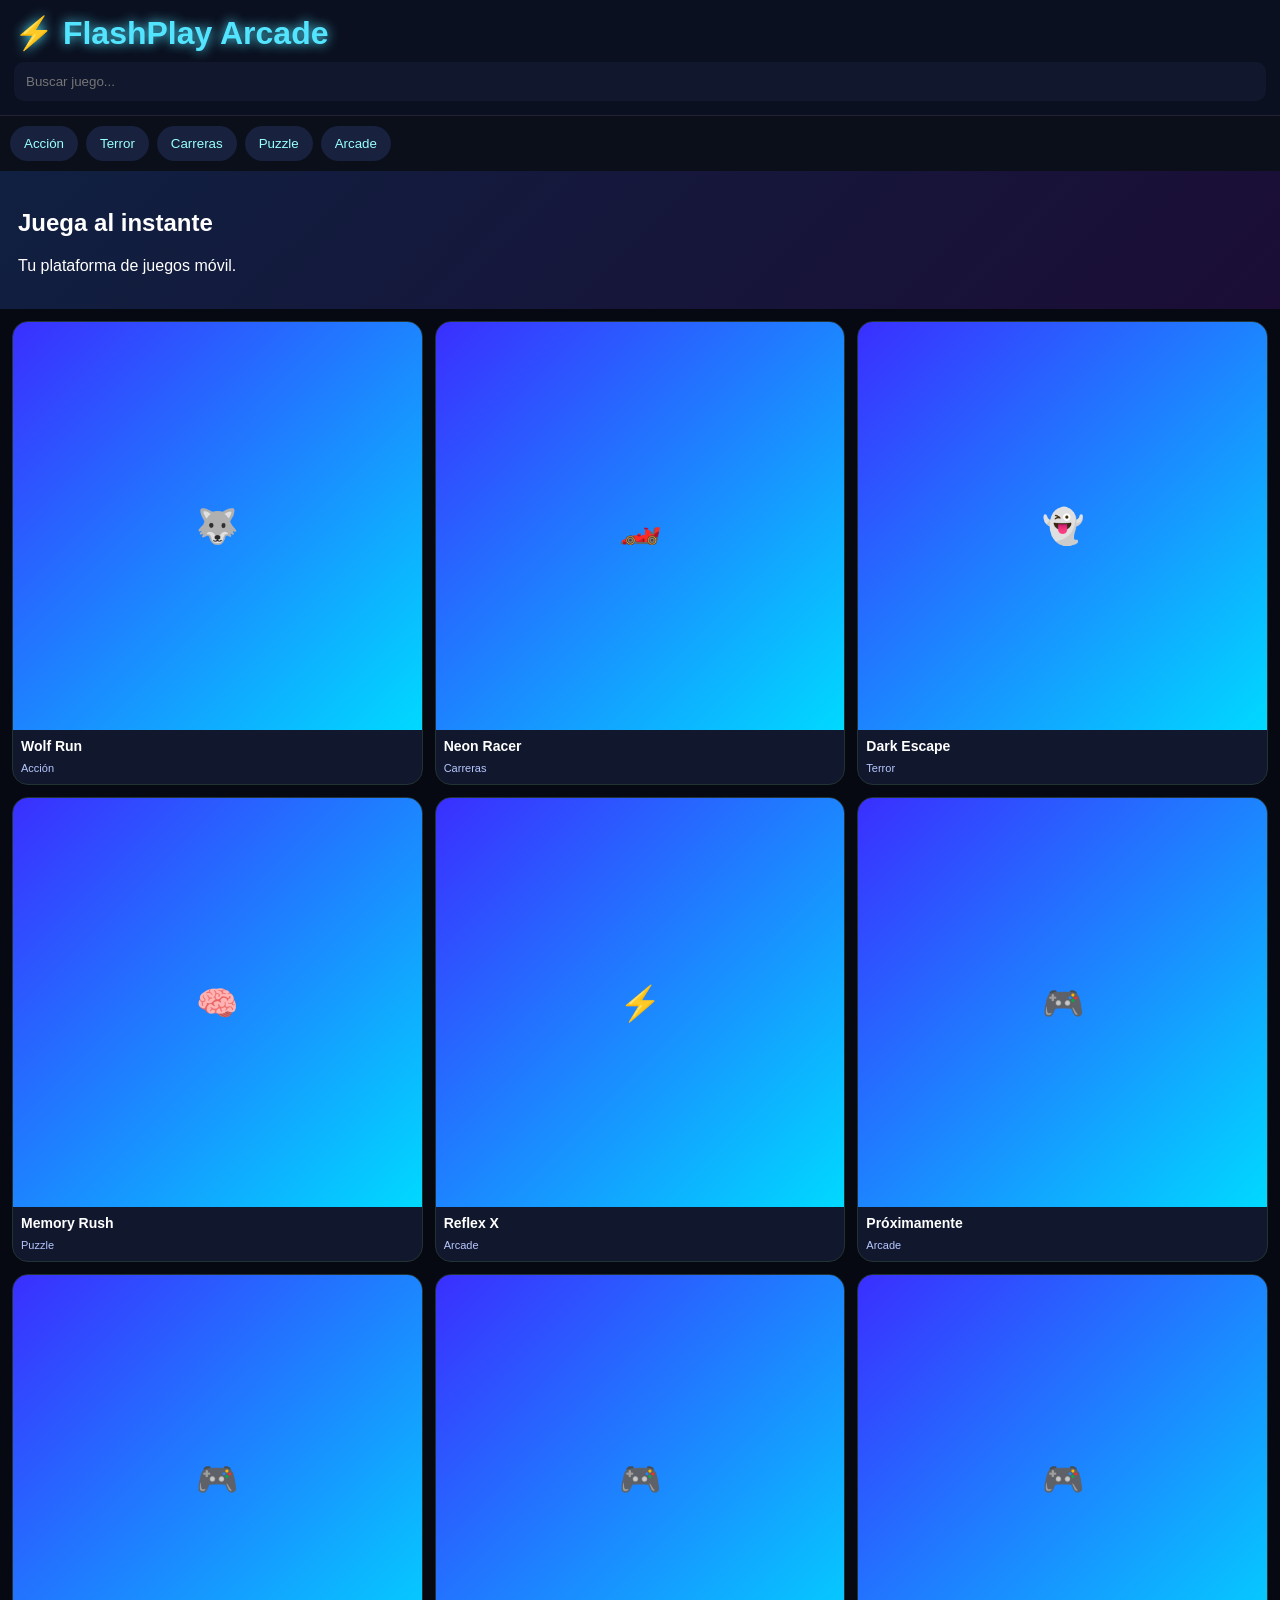
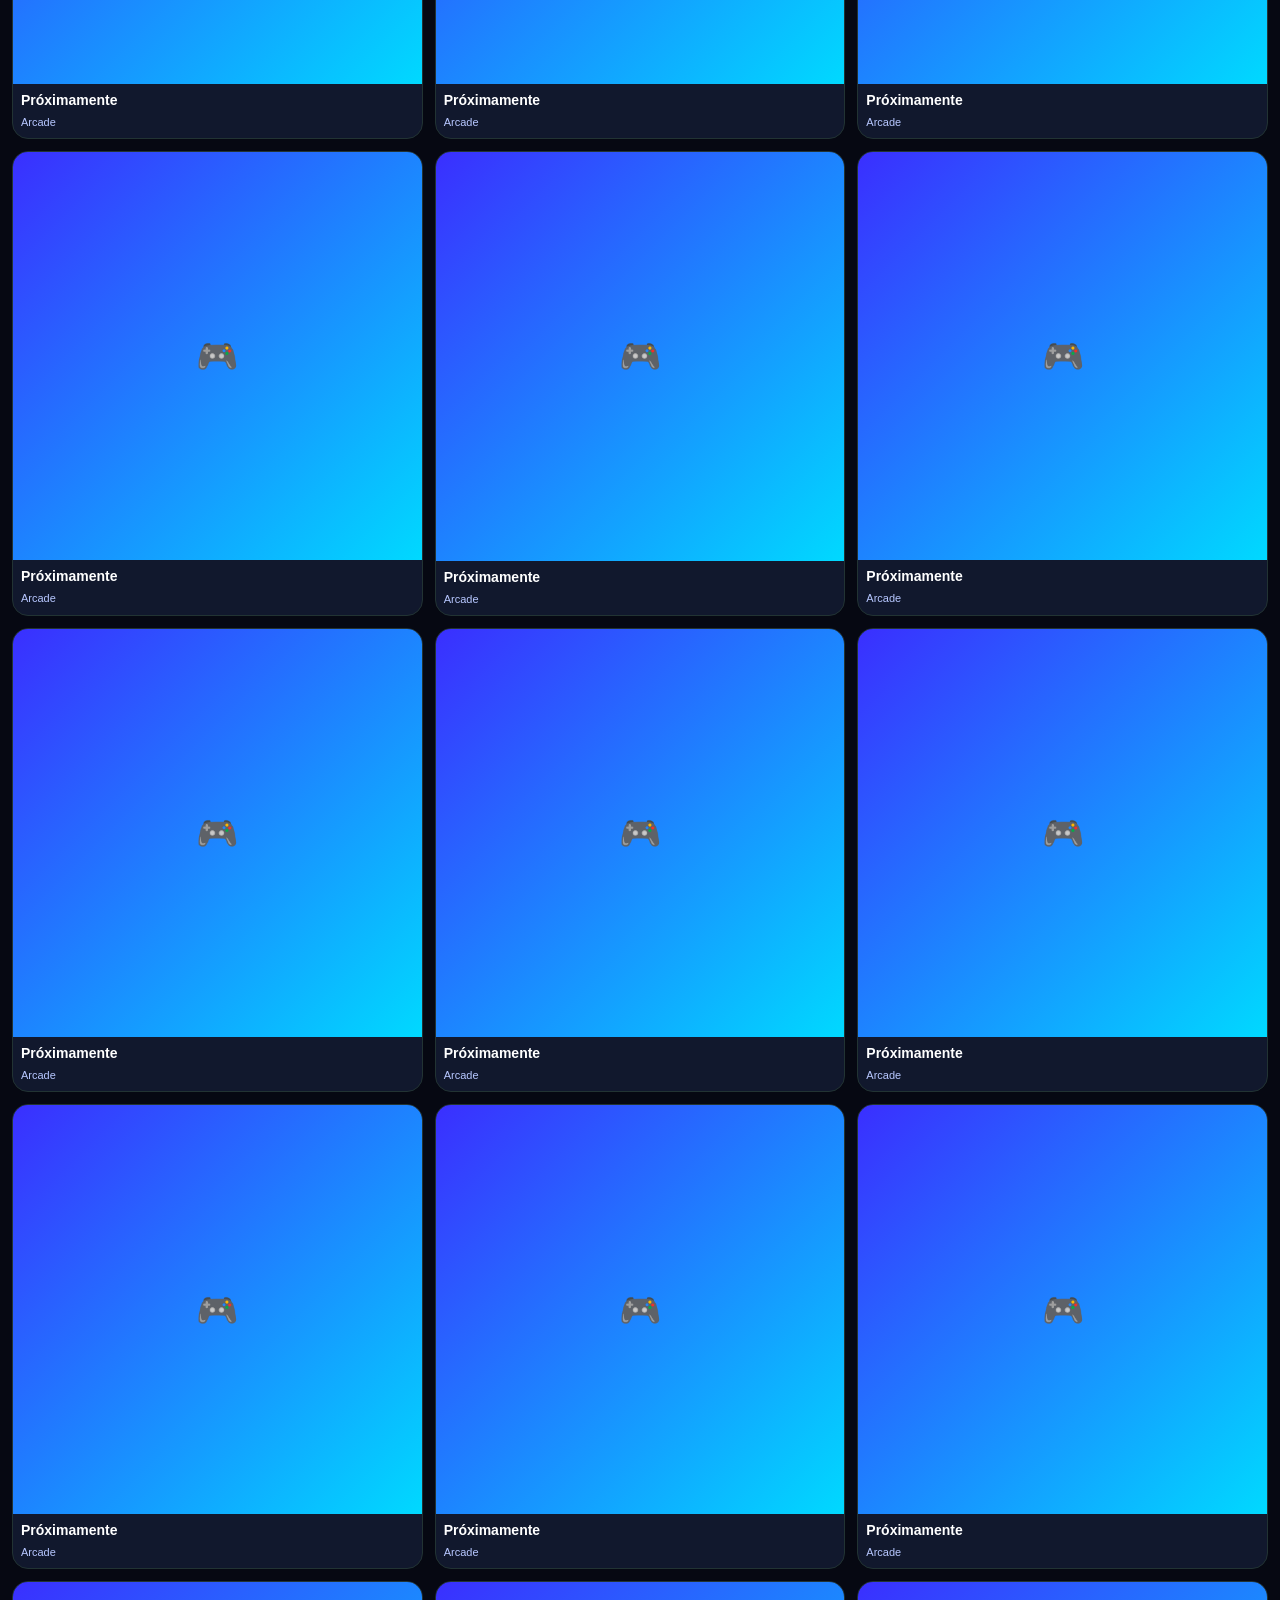
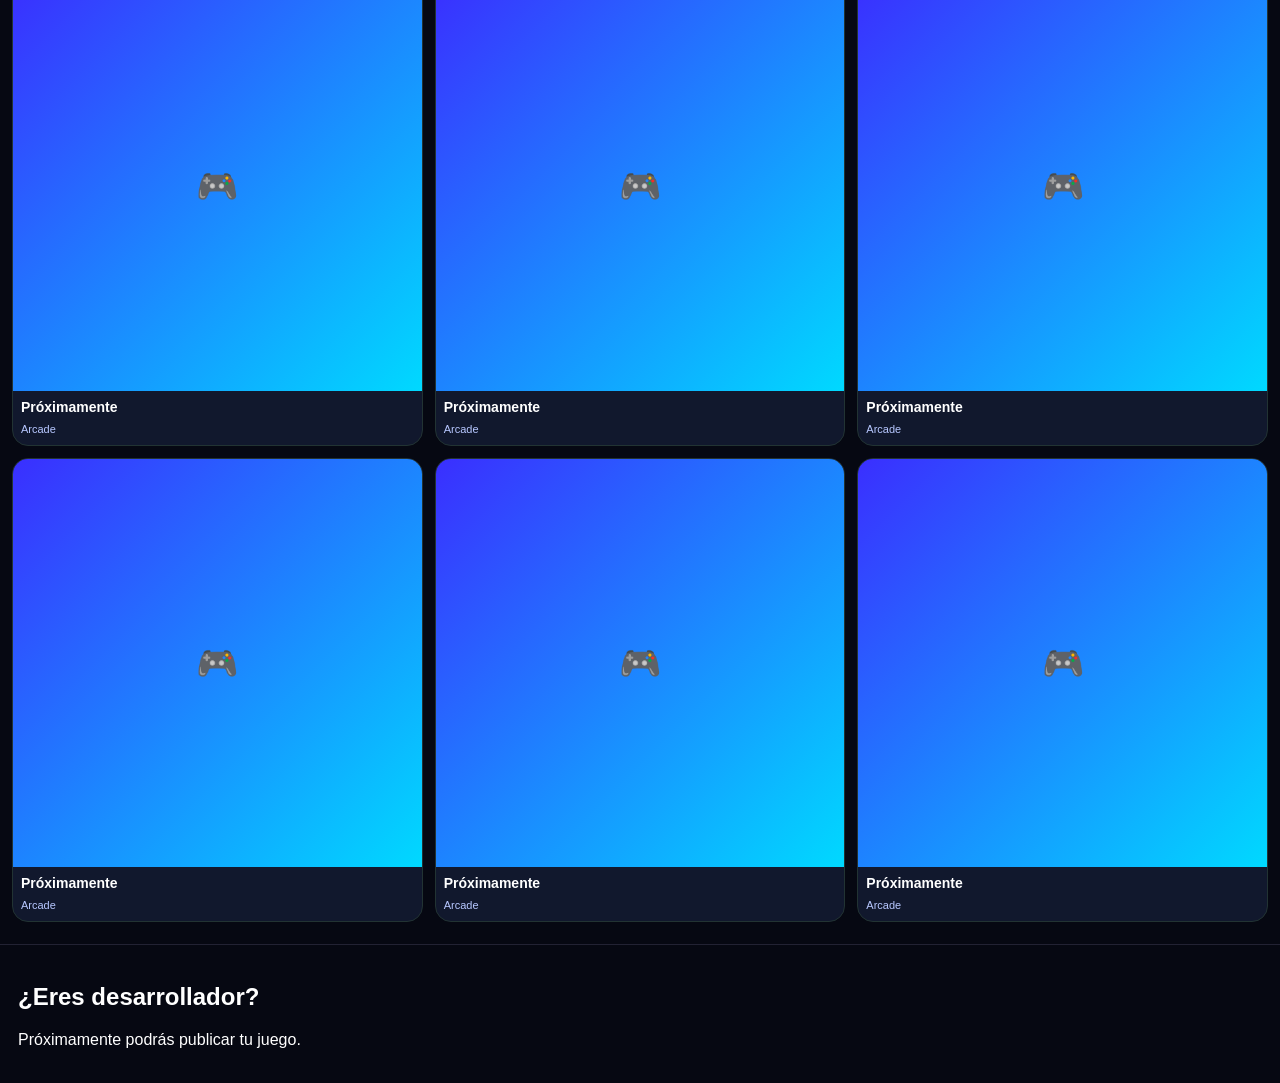
<file: index.html>
<!DOCTYPE html><html lang="es"><head><meta charset="UTF-8">
<meta name="viewport" content="width=device-width,initial-scale=1">
<title>FlashPlay Arcade</title>
<link rel="manifest" href="manifest.json">
<link rel="stylesheet" href="style.css"></head>
<body>
<header><h1>⚡ FlashPlay Arcade</h1>
<input id="search" placeholder="Buscar juego..."></header>
<nav id="cats">
<button>Acción</button><button>Terror</button><button>Carreras</button><button>Puzzle</button><button>Arcade</button>
</nav>
<section class="hero"><h2>Juega al instante</h2><p>Tu plataforma de juegos móvil.</p></section>
<div class="grid" id="grid"></div>
<section class="publish"><h2>¿Eres desarrollador?</h2><p>Próximamente podrás publicar tu juego.</p></section>
<script src="script.js"></script></body></html>
</file>
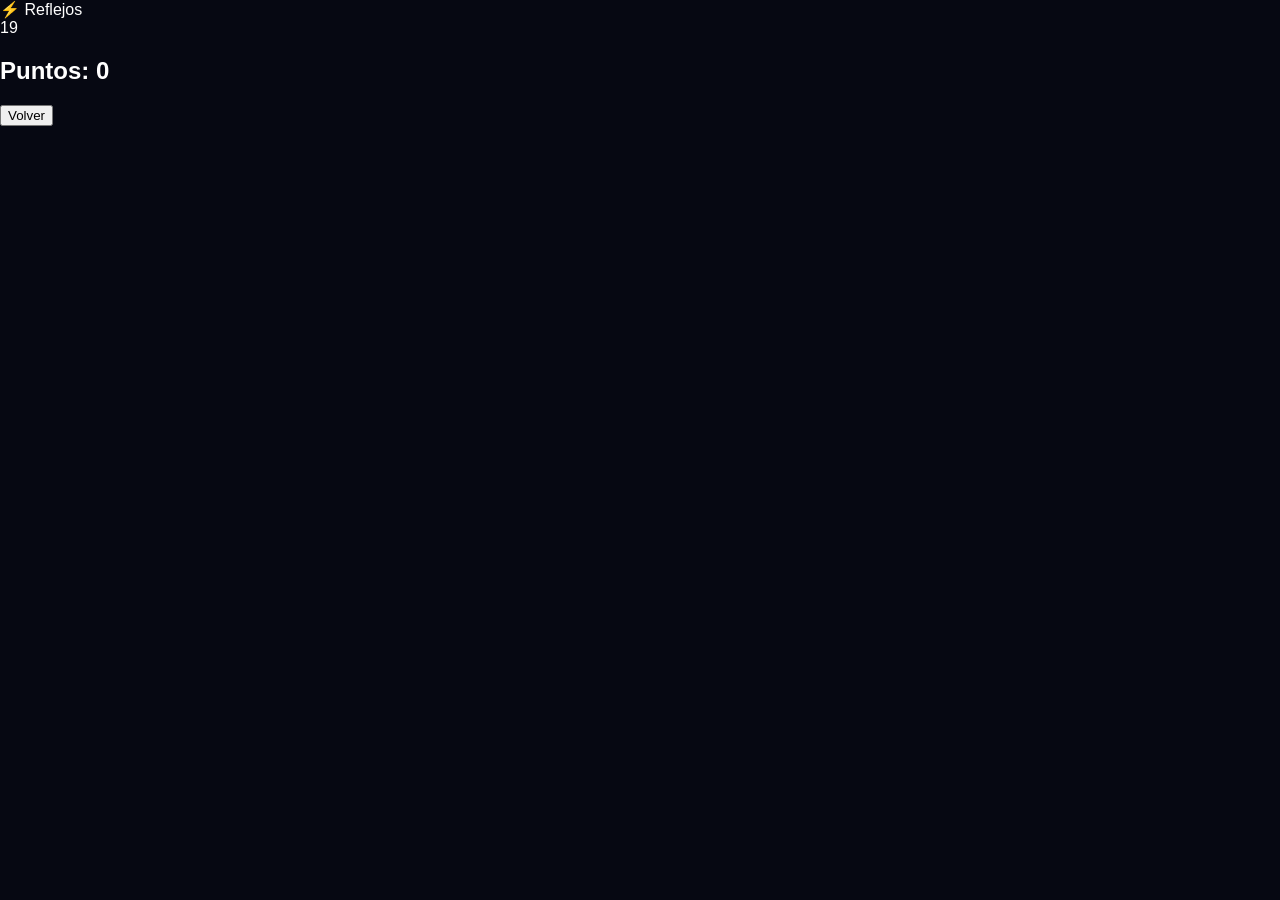
<file: reflejos.html>
<!DOCTYPE html><html lang=es><head><meta charset=UTF-8><meta name=viewport content='width=device-width,initial-scale=1'><link rel=stylesheet href=style.css></head><body class=game>
<div class=top><div>⚡ Reflejos</div><div id=t>20</div></div>
<div id=arena><div id=dot></div></div>
<h2>Puntos: <span id=p>0</span></h2><button class=play onclick="location.href='index.html'">Volver</button>
<script>
let t=20,p=0,d=document.getElementById('dot');
function mv(){d.style.left=Math.random()*250+'px';d.style.top=Math.random()*250+'px';}
d.onclick=()=>{p++;document.getElementById('p').textContent=p;mv();};
mv();
let i=setInterval(()=>{t--;document.getElementById('t').textContent=t;if(t<=0){clearInterval(i);let c=+localStorage.coins||100;c+=p*10;localStorage.coins=c;alert('¡Ganaste '+(p*10)+' monedas!');location.href='index.html';}},1000);
</script></body></html>
</file>
<file: style.css>
*{box-sizing:border-box}body{margin:0;background:#060812;color:#fff;font-family:Arial}
header{position:sticky;top:0;background:#0b1020;padding:14px;border-bottom:1px solid #223}
h1{margin:0;color:#53e5ff;text-shadow:0 0 12px #53e5ff}
input{width:100%;margin-top:10px;padding:12px;border-radius:10px;border:none;background:#11182d;color:#fff}
#cats{display:flex;overflow:auto;gap:8px;padding:10px;background:#0a0f1a}
#cats button{background:#18213d;color:#9ff;border:none;padding:10px 14px;border-radius:999px}
.hero{padding:18px;background:linear-gradient(135deg,#102040,#1b0d36)}
.grid{display:grid;grid-template-columns:repeat(3,1fr);gap:12px;padding:12px}
.card{background:#11182d;border:1px solid #233;border-radius:16px;overflow:hidden;text-decoration:none;color:#fff}
.thumb{aspect-ratio:1;background:linear-gradient(135deg,#3a2fff,#00d9ff);display:flex;align-items:center;justify-content:center;font-size:34px}
.card h3{font-size:14px;margin:8px}.card p{font-size:11px;color:#b7c7ff;margin:0 8px 10px}
.publish{padding:18px;border-top:1px solid #223;margin-top:10px}
</file>
